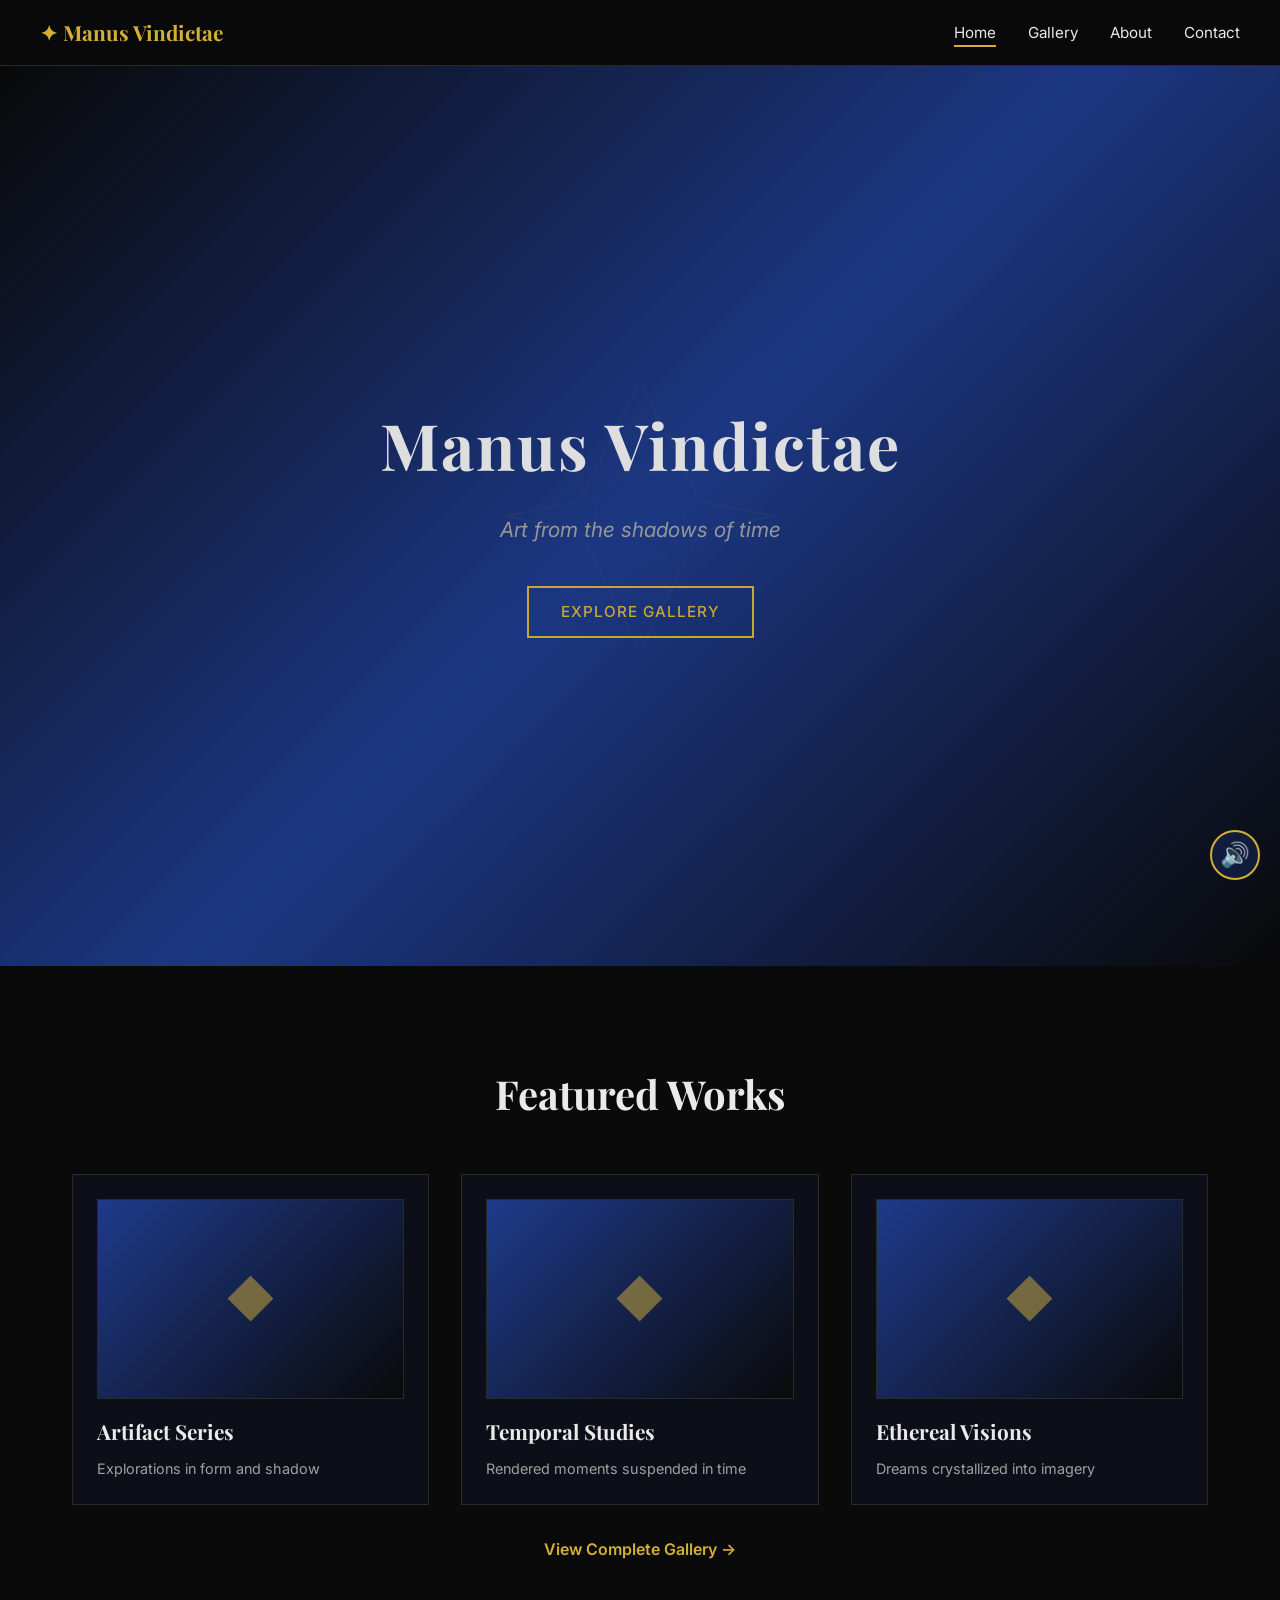
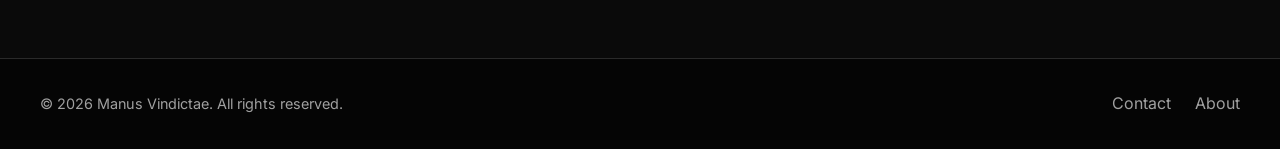
<file: portfolio/index.html>
<!DOCTYPE html>
<html lang="en">
<head>
    <meta charset="UTF-8">
    <meta name="viewport" content="width=device-width, initial-scale=1.0">
    <title>Manus Vindictae — Art from the Shadows of Time</title>
    <link rel="stylesheet" href="css/styles.css">
    <link rel="preconnect" href="https://fonts.googleapis.com">
    <link rel="preconnect" href="https://fonts.gstatic.com" crossorigin>
    <link href="https://fonts.googleapis.com/css2?family=Playfair+Display:wght@400;700&family=Inter:wght@300;400;500;600&display=swap" rel="stylesheet">
</head>
<body>
    <!-- Navigation -->
    <nav class="navbar">
        <div class="nav-container">
            <div class="logo">
                <a href="index.html">✦ Manus Vindictae</a>
            </div>
            <ul class="nav-menu">
                <li><a href="index.html" class="active">Home</a></li>
                <li><a href="gallery.html">Gallery</a></li>
                <li><a href="about.html">About</a></li>
                <li><a href="contact.html">Contact</a></li>
            </ul>
        </div>
    </nav>

    <!-- Hero Section -->
    <section class="hero">
        <div class="hero-content">
            <h1 class="hero-title">Manus Vindictae</h1>
            <p class="hero-tagline">Art from the shadows of time</p>
            <a href="gallery.html" class="cta-button">Explore Gallery</a>
        </div>
        <div class="hero-background">
            <svg class="arcane-symbol" viewBox="0 0 200 200" xmlns="http://www.w3.org/2000/svg">
                <circle cx="100" cy="100" r="95" fill="none" stroke="#1E3A8A" stroke-width="1" opacity="0.3"/>
                <path d="M 100 10 L 140 90 L 190 100 L 140 110 L 100 190 L 60 110 L 10 100 L 60 90 Z" fill="none" stroke="#D4AF37" stroke-width="1.5" opacity="0.4"/>
                <circle cx="100" cy="100" r="30" fill="none" stroke="#D4AF37" stroke-width="1" opacity="0.3"/>
            </svg>
        </div>
    </section>

    <!-- Featured Work Preview -->
    <section class="featured">
        <h2>Featured Works</h2>
        <div class="featured-grid">
            <div class="featured-card">
                <div class="featured-placeholder">
                    <div class="placeholder-icon">◆</div>
                </div>
                <h3>Artifact Series</h3>
                <p>Explorations in form and shadow</p>
            </div>
            <div class="featured-card">
                <div class="featured-placeholder">
                    <div class="placeholder-icon">◆</div>
                </div>
                <h3>Temporal Studies</h3>
                <p>Rendered moments suspended in time</p>
            </div>
            <div class="featured-card">
                <div class="featured-placeholder">
                    <div class="placeholder-icon">◆</div>
                </div>
                <h3>Ethereal Visions</h3>
                <p>Dreams crystallized into imagery</p>
            </div>
        </div>
        <div class="featured-footer">
            <a href="gallery.html" class="view-all">View Complete Gallery →</a>
        </div>
    </section>

    <!-- Footer -->
    <footer class="footer">
        <div class="footer-content">
            <p>&copy; 2026 Manus Vindictae. All rights reserved.</p>
            <div class="footer-links">
                <a href="contact.html">Contact</a>
                <a href="about.html">About</a>
            </div>
        </div>
    </footer>

    <script src="js/main.js"></script>
</body>
</html>
</file>
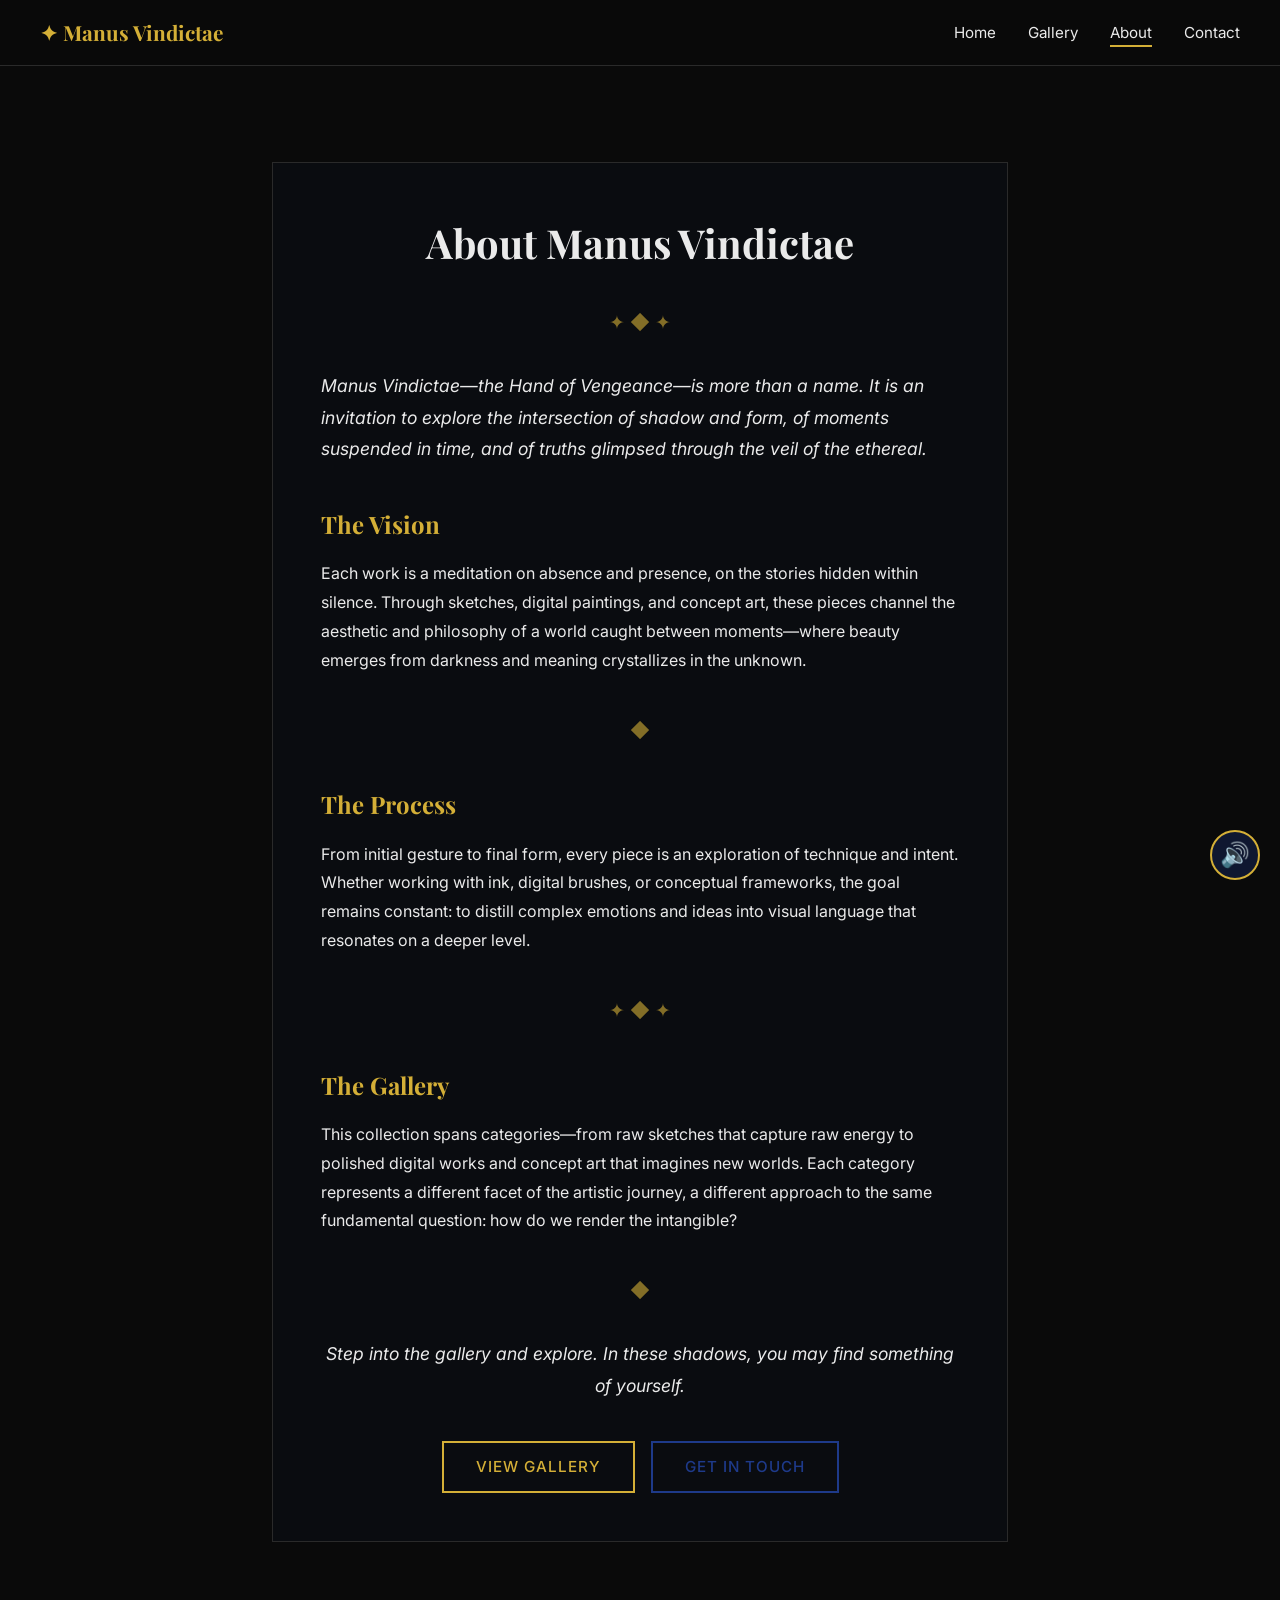
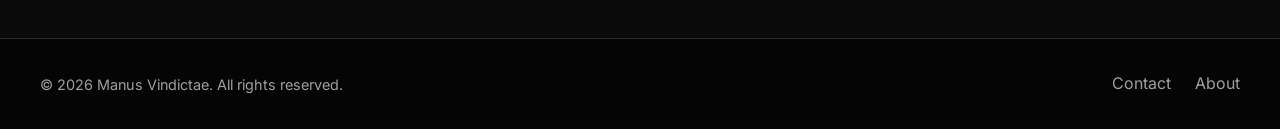
<file: portfolio/about.html>
<!DOCTYPE html>
<html lang="en">
<head>
    <meta charset="UTF-8">
    <meta name="viewport" content="width=device-width, initial-scale=1.0">
    <title>About — Manus Vindictae</title>
    <link rel="stylesheet" href="css/styles.css">
    <link rel="preconnect" href="https://fonts.googleapis.com">
    <link rel="preconnect" href="https://fonts.gstatic.com" crossorigin>
    <link href="https://fonts.googleapis.com/css2?family=Playfair+Display:wght@400;700&family=Inter:wght@300;400;500;600&display=swap" rel="stylesheet">
</head>
<body>
    <!-- Navigation -->
    <nav class="navbar">
        <div class="nav-container">
            <div class="logo">
                <a href="index.html">✦ Manus Vindictae</a>
            </div>
            <ul class="nav-menu">
                <li><a href="index.html">Home</a></li>
                <li><a href="gallery.html">Gallery</a></li>
                <li><a href="about.html" class="active">About</a></li>
                <li><a href="contact.html">Contact</a></li>
            </ul>
        </div>
    </nav>

    <!-- About Section -->
    <section class="about">
        <div class="about-container">
            <h1>About Manus Vindictae</h1>
            
            <div class="divider">✦ ◆ ✦</div>

            <div class="about-content">
                <p class="about-intro">
                    Manus Vindictae—the Hand of Vengeance—is more than a name. It is an invitation to explore the intersection of shadow and form, of moments suspended in time, and of truths glimpsed through the veil of the ethereal.
                </p>

                <div class="about-section">
                    <h2>The Vision</h2>
                    <p>
                        Each work is a meditation on absence and presence, on the stories hidden within silence. Through sketches, digital paintings, and concept art, these pieces channel the aesthetic and philosophy of a world caught between moments—where beauty emerges from darkness and meaning crystallizes in the unknown.
                    </p>
                </div>

                <div class="divider">◆</div>

                <div class="about-section">
                    <h2>The Process</h2>
                    <p>
                        From initial gesture to final form, every piece is an exploration of technique and intent. Whether working with ink, digital brushes, or conceptual frameworks, the goal remains constant: to distill complex emotions and ideas into visual language that resonates on a deeper level.
                    </p>
                </div>

                <div class="divider">✦ ◆ ✦</div>

                <div class="about-section">
                    <h2>The Gallery</h2>
                    <p>
                        This collection spans categories—from raw sketches that capture raw energy to polished digital works and concept art that imagines new worlds. Each category represents a different facet of the artistic journey, a different approach to the same fundamental question: how do we render the intangible?
                    </p>
                </div>

                <div class="divider">◆</div>

                <p class="about-outro">
                    Step into the gallery and explore. In these shadows, you may find something of yourself.
                </p>
            </div>

            <div class="about-cta">
                <a href="gallery.html" class="cta-button">View Gallery</a>
                <a href="contact.html" class="cta-button secondary">Get in Touch</a>
            </div>
        </div>
    </section>

    <!-- Footer -->
    <footer class="footer">
        <div class="footer-content">
            <p>&copy; 2026 Manus Vindictae. All rights reserved.</p>
            <div class="footer-links">
                <a href="contact.html">Contact</a>
                <a href="about.html">About</a>
            </div>
        </div>
    </footer>

    <script src="js/main.js"></script>
</body>
</html>
</file>
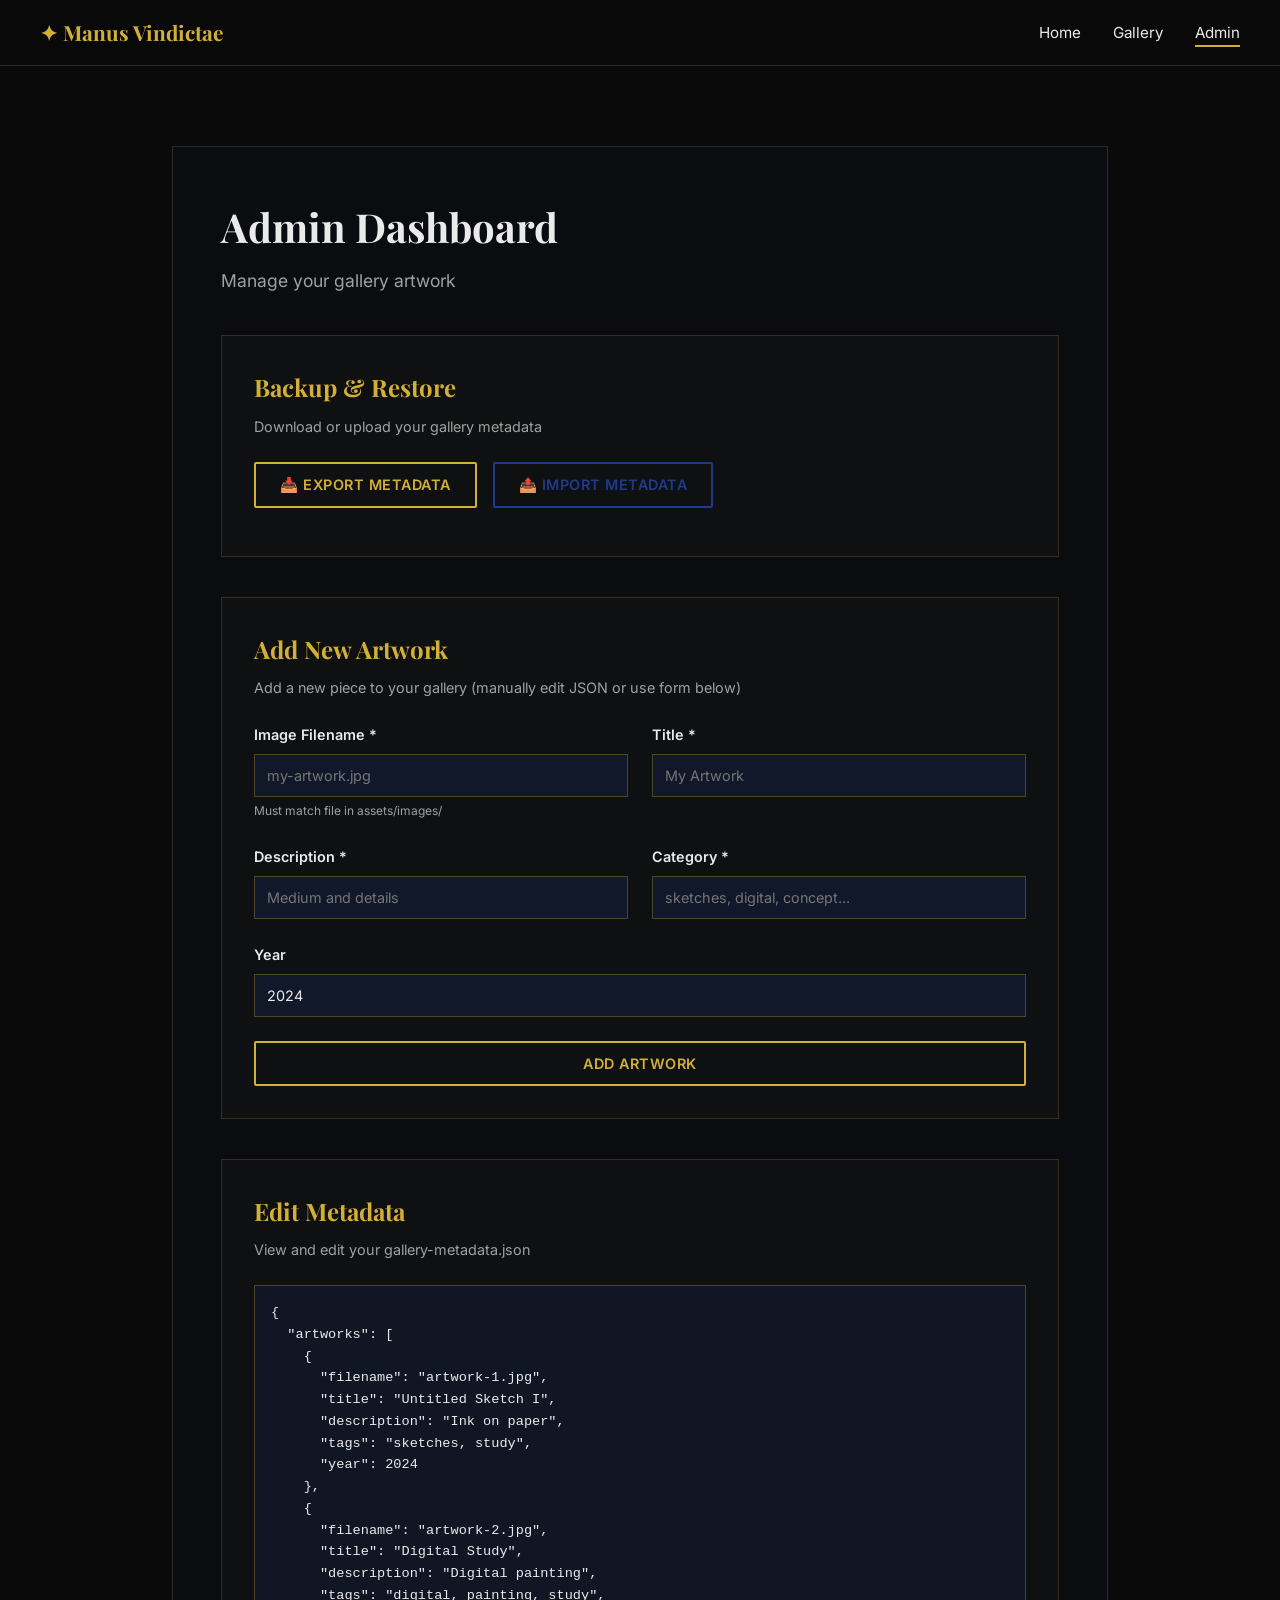
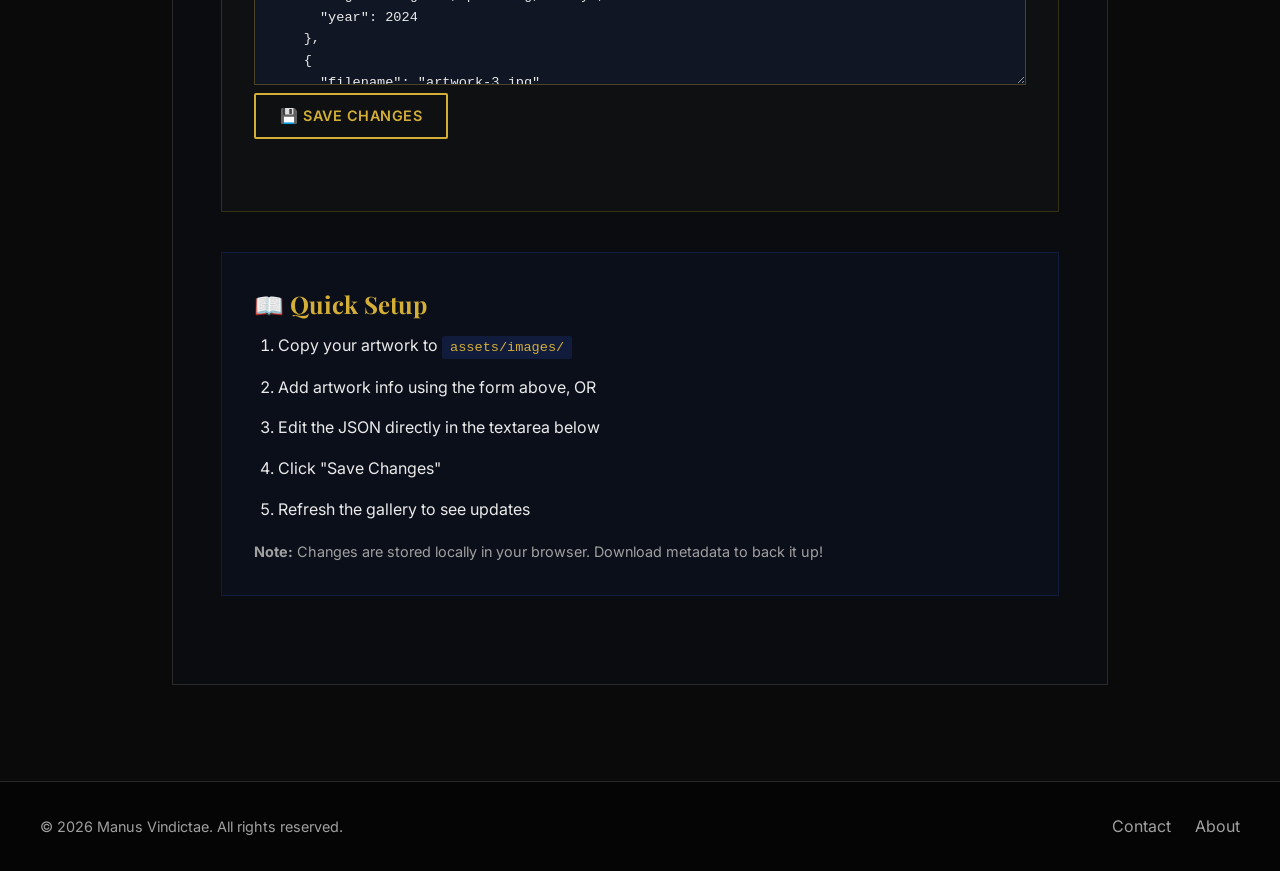
<file: portfolio/admin.html>
<!DOCTYPE html>
<html lang="en">
<head>
    <meta charset="UTF-8">
    <meta name="viewport" content="width=device-width, initial-scale=1.0">
    <title>Admin Panel — Manus Vindictae</title>
    <link rel="stylesheet" href="css/styles.css">
    <link rel="stylesheet" href="css/admin.css">
    <link rel="preconnect" href="https://fonts.googleapis.com">
    <link rel="preconnect" href="https://fonts.gstatic.com" crossorigin>
    <link href="https://fonts.googleapis.com/css2?family=Playfair+Display:wght@400;700&family=Inter:wght@300;400;500;600&display=swap" rel="stylesheet">
</head>
<body>
    <!-- Navigation -->
    <nav class="navbar">
        <div class="nav-container">
            <div class="logo">
                <a href="index.html">✦ Manus Vindictae</a>
            </div>
            <ul class="nav-menu">
                <li><a href="index.html">Home</a></li>
                <li><a href="gallery.html">Gallery</a></li>
                <li><a href="admin.html" class="active">Admin</a></li>
            </ul>
        </div>
    </nav>

    <!-- Admin Panel -->
    <section class="admin-panel">
        <div class="admin-container">
            <h1>Admin Dashboard</h1>
            <p class="admin-subtitle">Manage your gallery artwork</p>

            <!-- Export/Import Section -->
            <div class="admin-section">
                <h2>Backup & Restore</h2>
                <p class="section-description">Download or upload your gallery metadata</p>
                <div class="admin-actions">
                    <button class="admin-btn primary" id="export-btn">📥 Export Metadata</button>
                    <button class="admin-btn secondary" id="import-btn">📤 Import Metadata</button>
                    <input type="file" id="import-file" accept=".json" style="display:none;">
                </div>
            </div>

            <!-- Add Artwork Section -->
            <div class="admin-section">
                <h2>Add New Artwork</h2>
                <p class="section-description">Add a new piece to your gallery (manually edit JSON or use form below)</p>
                <form id="add-artwork-form" class="artwork-form">
                    <div class="form-row">
                        <div class="form-group">
                            <label for="artwork-filename">Image Filename *</label>
                            <input type="text" id="artwork-filename" placeholder="my-artwork.jpg" required>
                            <p class="form-hint">Must match file in assets/images/</p>
                        </div>
                        <div class="form-group">
                            <label for="artwork-title">Title *</label>
                            <input type="text" id="artwork-title" placeholder="My Artwork" required>
                        </div>
                    </div>

                    <div class="form-row">
                        <div class="form-group">
                            <label for="artwork-description">Description *</label>
                            <input type="text" id="artwork-description" placeholder="Medium and details" required>
                        </div>
                        <div class="form-group">
                            <label for="artwork-category">Category *</label>
                            <input type="text" id="artwork-category" placeholder="sketches, digital, concept..." required>
                        </div>
                    </div>

                    <div class="form-row">
                        <div class="form-group">
                            <label for="artwork-year">Year</label>
                            <input type="number" id="artwork-year" placeholder="2024" value="2024">
                        </div>
                    </div>

                    <button type="submit" class="admin-btn primary">Add Artwork</button>
                </form>
            </div>

            <!-- Gallery Metadata Editor -->
            <div class="admin-section">
                <h2>Edit Metadata</h2>
                <p class="section-description">View and edit your gallery-metadata.json</p>
                <textarea id="metadata-editor" class="metadata-editor" placeholder="Loading metadata..."></textarea>
                <button id="save-metadata-btn" class="admin-btn primary">💾 Save Changes</button>
                <p id="save-status" class="save-status"></p>
            </div>

            <!-- Instructions -->
            <div class="admin-section info-section">
                <h2>📖 Quick Setup</h2>
                <ol>
                    <li>Copy your artwork to <code>assets/images/</code></li>
                    <li>Add artwork info using the form above, OR</li>
                    <li>Edit the JSON directly in the textarea below</li>
                    <li>Click "Save Changes"</li>
                    <li>Refresh the gallery to see updates</li>
                </ol>
                <p><strong>Note:</strong> Changes are stored locally in your browser. Download metadata to back it up!</p>
            </div>
        </div>
    </section>

    <!-- Footer -->
    <footer class="footer">
        <div class="footer-content">
            <p>&copy; 2026 Manus Vindictae. All rights reserved.</p>
            <div class="footer-links">
                <a href="contact.html">Contact</a>
                <a href="about.html">About</a>
            </div>
        </div>
    </footer>

    <script src="js/admin.js"></script>
</body>
</html>
</file>
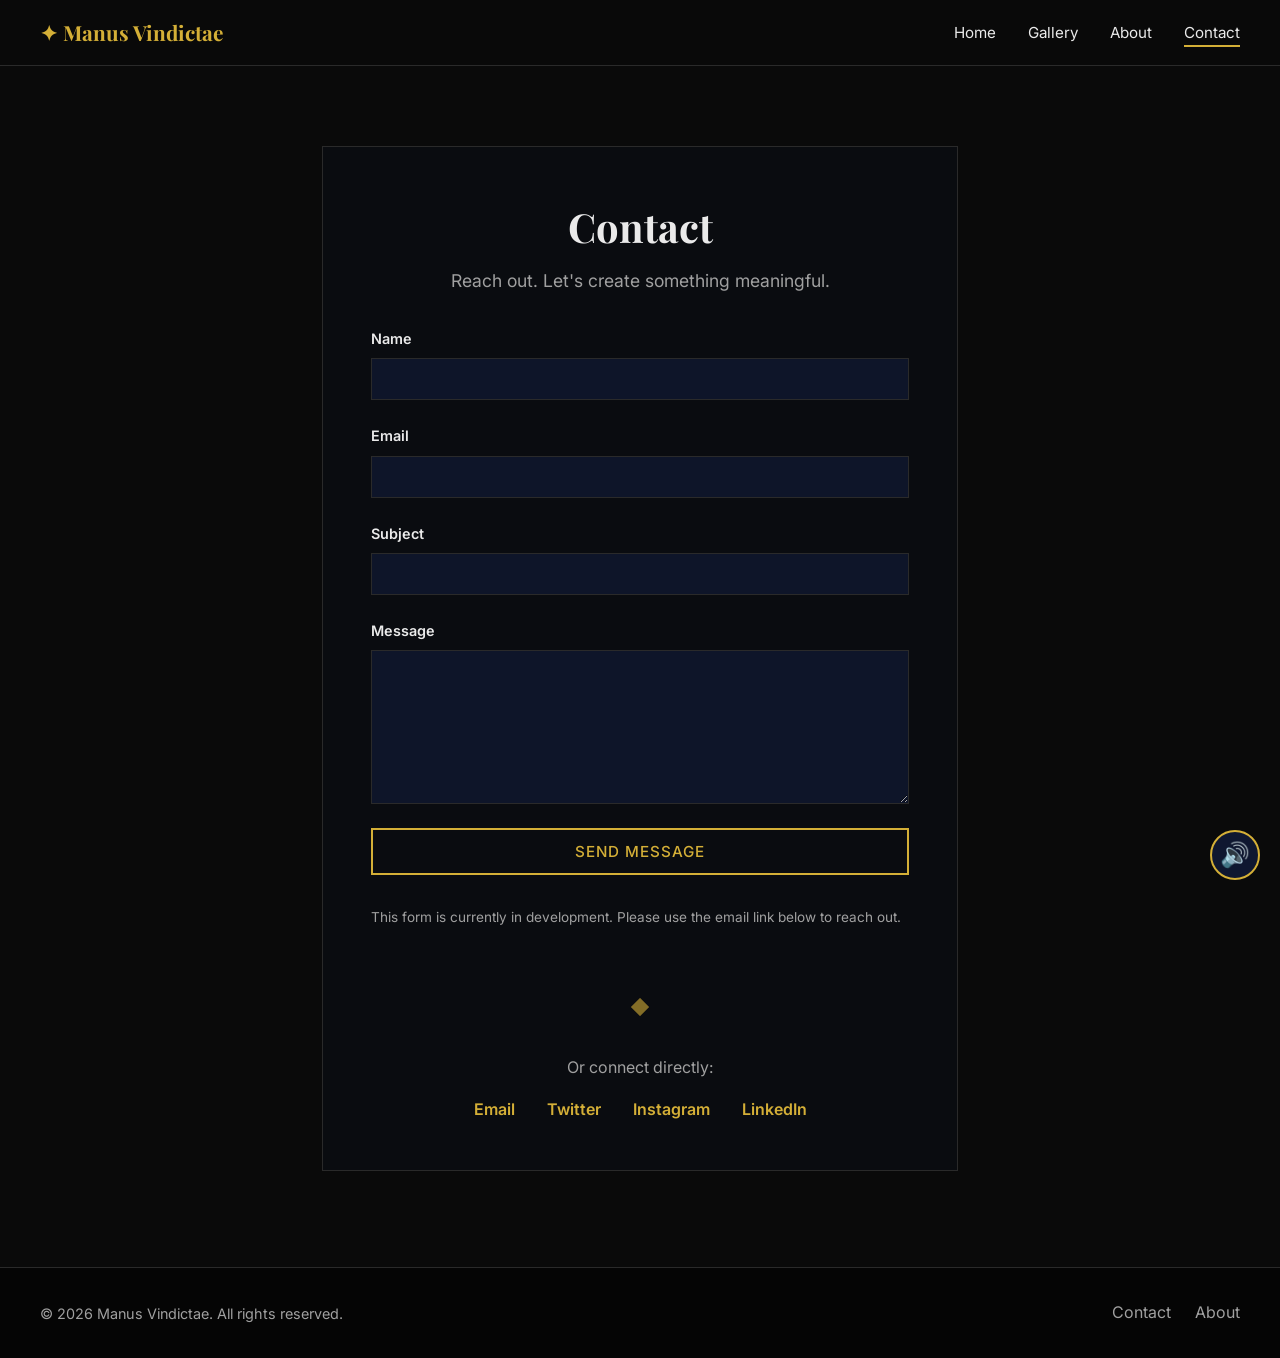
<file: portfolio/contact.html>
<!DOCTYPE html>
<html lang="en">
<head>
    <meta charset="UTF-8">
    <meta name="viewport" content="width=device-width, initial-scale=1.0">
    <title>Contact — Manus Vindictae</title>
    <link rel="stylesheet" href="css/styles.css">
    <link rel="preconnect" href="https://fonts.googleapis.com">
    <link rel="preconnect" href="https://fonts.gstatic.com" crossorigin>
    <link href="https://fonts.googleapis.com/css2?family=Playfair+Display:wght@400;700&family=Inter:wght@300;400;500;600&display=swap" rel="stylesheet">
</head>
<body>
    <!-- Navigation -->
    <nav class="navbar">
        <div class="nav-container">
            <div class="logo">
                <a href="index.html">✦ Manus Vindictae</a>
            </div>
            <ul class="nav-menu">
                <li><a href="index.html">Home</a></li>
                <li><a href="gallery.html">Gallery</a></li>
                <li><a href="about.html">About</a></li>
                <li><a href="contact.html" class="active">Contact</a></li>
            </ul>
        </div>
    </nav>

    <!-- Contact Section -->
    <section class="contact">
        <div class="contact-container">
            <h1>Contact</h1>
            <p class="contact-subtitle">Reach out. Let's create something meaningful.</p>

            <div class="contact-content">
                <form class="contact-form" id="contact-form">
                    <div class="form-group">
                        <label for="name">Name</label>
                        <input type="text" id="name" name="name" required>
                    </div>

                    <div class="form-group">
                        <label for="email">Email</label>
                        <input type="email" id="email" name="email" required>
                    </div>

                    <div class="form-group">
                        <label for="subject">Subject</label>
                        <input type="text" id="subject" name="subject" required>
                    </div>

                    <div class="form-group">
                        <label for="message">Message</label>
                        <textarea id="message" name="message" rows="8" required></textarea>
                    </div>

                    <button type="submit" class="cta-button">Send Message</button>
                    <p class="form-notice">This form is currently in development. Please use the email link below to reach out.</p>
                </form>

                <div class="contact-alternatives">
                    <div class="divider">◆</div>
                    <p class="alternative-text">Or connect directly:</p>
                    <div class="social-links">
                        <a href="mailto:tashandaantonio24@example.com" class="social-link">Email</a>
                        <a href="#" class="social-link">Twitter</a>
                        <a href="#" class="social-link">Instagram</a>
                        <a href="#" class="social-link">LinkedIn</a>
                    </div>
                </div>
            </div>
        </div>
    </section>

    <!-- Footer -->
    <footer class="footer">
        <div class="footer-content">
            <p>&copy; 2026 Manus Vindictae. All rights reserved.</p>
            <div class="footer-links">
                <a href="contact.html">Contact</a>
                <a href="about.html">About</a>
            </div>
        </div>
    </footer>

    <script src="js/main.js"></script>
</body>
</html>
</file>
<file: portfolio/css/styles.css>
/* ============================================================
   Manus Vindictae Portfolio - Global Styles
   ============================================================ */

:root {
    --bg-dark: #0A0A0A;
    --accent-blue: #1E3A8A;
    --accent-gold: #D4AF37;
    --text-light: #EAEAEA;
    --text-muted: #A0A0A0;
    --border-color: #2a2a2a;
    
    --font-serif: 'Playfair Display', serif;
    --font-sans: 'Inter', sans-serif;
    
    --transition: all 0.3s ease;
}

/* ============================================================
   Reset & Base Styles
   ============================================================ */

* {
    margin: 0;
    padding: 0;
    box-sizing: border-box;
}

html {
    scroll-behavior: smooth;
}

body {
    font-family: var(--font-sans);
    background-color: var(--bg-dark);
    color: var(--text-light);
    line-height: 1.6;
    overflow-x: hidden;
}

/* Custom cursor */
body {
    cursor: url('data:image/svg+xml;utf8,<svg xmlns="http://www.w3.org/2000/svg" width="20" height="20" viewBox="0 0 20 20"><circle cx="10" cy="10" r="8" fill="none" stroke="%23D4AF37" stroke-width="1.5"/><circle cx="10" cy="10" r="2" fill="%23D4AF37"/></svg>') 10 10, auto;
}

a {
    color: inherit;
    text-decoration: none;
}

/* ============================================================
   Navigation Bar
   ============================================================ */

.navbar {
    position: sticky;
    top: 0;
    z-index: 100;
    background-color: rgba(10, 10, 10, 0.95);
    backdrop-filter: blur(10px);
    border-bottom: 1px solid var(--border-color);
    padding: 1rem 2rem;
}

.nav-container {
    max-width: 1200px;
    margin: 0 auto;
    display: flex;
    justify-content: space-between;
    align-items: center;
}

.logo a {
    font-family: var(--font-serif);
    font-size: 1.3rem;
    font-weight: 700;
    color: var(--accent-gold);
    transition: var(--transition);
}

.logo a:hover {
    text-shadow: 0 0 10px rgba(212, 175, 55, 0.5);
}

.nav-menu {
    display: flex;
    list-style: none;
    gap: 2rem;
}

.nav-menu a {
    font-size: 0.95rem;
    color: var(--text-light);
    transition: var(--transition);
    position: relative;
}

.nav-menu a::after {
    content: '';
    position: absolute;
    bottom: -5px;
    left: 0;
    width: 0;
    height: 2px;
    background-color: var(--accent-gold);
    transition: width 0.3s ease;
}

.nav-menu a:hover::after,
.nav-menu a.active::after {
    width: 100%;
}

.nav-menu a:hover {
    color: var(--accent-gold);
}

/* ============================================================
   Hero Section
   ============================================================ */

.hero {
    min-height: 100vh;
    display: flex;
    align-items: center;
    justify-content: center;
    position: relative;
    overflow: hidden;
    background: linear-gradient(135deg, var(--bg-dark) 0%, var(--accent-blue) 50%, var(--bg-dark) 100%);
    opacity: 0.95;
}

.hero-background {
    position: absolute;
    top: 0;
    left: 0;
    right: 0;
    bottom: 0;
    display: flex;
    align-items: center;
    justify-content: center;
    opacity: 0.1;
}

.arcane-symbol {
    width: 300px;
    height: 300px;
    animation: float 8s ease-in-out infinite;
}

.hero-content {
    position: relative;
    z-index: 10;
    text-align: center;
    max-width: 800px;
    padding: 2rem;
}

.hero-title {
    font-family: var(--font-serif);
    font-size: 4rem;
    font-weight: 700;
    margin-bottom: 1rem;
    letter-spacing: 2px;
    animation: fadeInDown 1s ease;
}

.hero-tagline {
    font-size: 1.3rem;
    color: var(--text-muted);
    margin-bottom: 2.5rem;
    font-style: italic;
    animation: fadeInUp 1s ease 0.2s both;
}

.cta-button {
    display: inline-block;
    padding: 0.75rem 2rem;
    border: 2px solid var(--accent-gold);
    background-color: transparent;
    color: var(--accent-gold);
    font-family: var(--font-sans);
    font-size: 0.95rem;
    font-weight: 500;
    text-transform: uppercase;
    letter-spacing: 1px;
    transition: var(--transition);
    cursor: pointer;
    animation: fadeInUp 1s ease 0.4s both;
}

.cta-button:hover {
    background-color: var(--accent-gold);
    color: var(--bg-dark);
    box-shadow: 0 0 20px rgba(212, 175, 55, 0.4);
}

.cta-button.secondary {
    border-color: var(--accent-blue);
    color: var(--accent-blue);
}

.cta-button.secondary:hover {
    background-color: var(--accent-blue);
    box-shadow: 0 0 20px rgba(30, 58, 138, 0.4);
}

@keyframes fadeInDown {
    from {
        opacity: 0;
        transform: translateY(-30px);
    }
    to {
        opacity: 1;
        transform: translateY(0);
    }
}

@keyframes fadeInUp {
    from {
        opacity: 0;
        transform: translateY(30px);
    }
    to {
        opacity: 1;
        transform: translateY(0);
    }
}

/* ============================================================
   Featured Section (Home)
   ============================================================ */

.featured {
    max-width: 1200px;
    margin: 4rem auto;
    padding: 2rem;
}

.featured h2 {
    font-family: var(--font-serif);
    font-size: 2.5rem;
    text-align: center;
    margin-bottom: 3rem;
    color: var(--text-light);
}

.featured-grid {
    display: grid;
    grid-template-columns: repeat(auto-fit, minmax(300px, 1fr));
    gap: 2rem;
    margin-bottom: 2rem;
}

.featured-card {
    background-color: rgba(30, 58, 138, 0.1);
    border: 1px solid var(--border-color);
    padding: 1.5rem;
    transition: var(--transition);
    cursor: pointer;
}

.featured-card:hover {
    background-color: rgba(212, 175, 55, 0.05);
    border-color: var(--accent-gold);
    transform: translateY(-5px);
    box-shadow: 0 5px 20px rgba(212, 175, 55, 0.1);
}

.featured-placeholder {
    width: 100%;
    height: 200px;
    background: linear-gradient(135deg, var(--accent-blue), var(--bg-dark));
    display: flex;
    align-items: center;
    justify-content: center;
    margin-bottom: 1rem;
    border: 1px solid var(--border-color);
}

.placeholder-icon {
    font-size: 3rem;
    color: var(--accent-gold);
    opacity: 0.5;
}

.featured-card h3 {
    font-family: var(--font-serif);
    font-size: 1.3rem;
    margin-bottom: 0.5rem;
}

.featured-card p {
    color: var(--text-muted);
    font-size: 0.9rem;
}

.featured-footer {
    text-align: center;
    margin-top: 2rem;
}

.view-all {
    color: var(--accent-gold);
    font-weight: 600;
    transition: var(--transition);
    display: inline-block;
}

.view-all:hover {
    transform: translateX(5px);
    text-shadow: 0 0 10px rgba(212, 175, 55, 0.5);
}

/* ============================================================
   Gallery Page
   ============================================================ */

.gallery-header {
    max-width: 1200px;
    margin: 3rem auto 2rem;
    padding: 2rem;
    text-align: center;
}

.gallery-header h1 {
    font-family: var(--font-serif);
    font-size: 3rem;
    margin-bottom: 1rem;
}

.gallery-header p {
    color: var(--text-muted);
    font-size: 1.1rem;
}

.gallery-filters {
    display: flex;
    justify-content: center;
    gap: 1rem;
    margin: 2rem 0;
    flex-wrap: wrap;
}

.filter-btn {
    padding: 0.5rem 1.5rem;
    border: 1px solid var(--border-color);
    background-color: transparent;
    color: var(--text-light);
    font-family: var(--font-sans);
    font-size: 0.9rem;
    cursor: pointer;
    transition: var(--transition);
    border-radius: 2px;
}

.filter-btn:hover {
    border-color: var(--accent-gold);
    color: var(--accent-gold);
}

.filter-btn.active {
    background-color: var(--accent-gold);
    border-color: var(--accent-gold);
    color: var(--bg-dark);
}

/* Primary Tags (High Frequency) */
.filter-btn.primary-tag {
    font-weight: 600;
    border-color: var(--accent-gold);
    color: var(--accent-gold);
}

.filter-btn.primary-tag:hover {
    background-color: rgba(212, 175, 55, 0.1);
}

.filter-btn.primary-tag.active {
    background-color: var(--accent-gold);
    color: var(--bg-dark);
}

/* More Dropdown Container */
.filter-more-container {
    position: relative;
    display: inline-block;
}

.more-toggle {
    position: relative;
    padding-right: 2rem;
}

.more-toggle::after {
    content: '▼';
    position: absolute;
    right: 0.75rem;
    font-size: 0.7rem;
    transition: transform 0.3s ease;
}

.filter-more-dropdown.show .more-toggle::after {
    transform: rotate(180deg);
}

.more-count {
    background-color: var(--accent-gold);
    color: var(--bg-dark);
    padding: 0.1rem 0.5rem;
    border-radius: 2px;
    font-size: 0.8rem;
    font-weight: 600;
    margin-left: 0.5rem;
}

/* Dropdown Menu */
.filter-more-dropdown {
    position: absolute;
    top: 100%;
    left: 0;
    background-color: rgba(10, 10, 10, 0.98);
    border: 1px solid var(--border-color);
    border-top: none;
    border-radius: 0 0 2px 2px;
    min-width: 200px;
    max-height: 0;
    overflow: hidden;
    transition: max-height 0.3s ease;
    z-index: 100;
}

.filter-more-dropdown.show {
    max-height: 500px;
    overflow-y: auto;
}

.filter-more-dropdown .secondary-tag {
    display: block;
    width: 100%;
    text-align: left;
    border: none;
    border-radius: 0;
    padding: 0.75rem 1rem;
    font-size: 0.85rem;
    background-color: transparent;
    border-bottom: 1px solid rgba(212, 175, 55, 0.1);
}

.filter-more-dropdown .secondary-tag:last-child {
    border-bottom: none;
}

.filter-more-dropdown .secondary-tag:hover {
    background-color: rgba(212, 175, 55, 0.1);
    color: var(--accent-gold);
}

.filter-more-dropdown .secondary-tag.active {
    background-color: var(--accent-gold);
    color: var(--bg-dark);
}

.gallery {
    max-width: 1200px;
    margin: 0 auto;
    padding: 2rem;
}

.gallery-grid {
    display: grid;
    grid-template-columns: repeat(auto-fill, minmax(280px, 1fr));
    gap: 1.5rem;
}

.gallery-item {
    background-color: rgba(30, 58, 138, 0.1);
    border: 1px solid var(--border-color);
    overflow: hidden;
    transition: var(--transition);
    cursor: pointer;
    display: flex;
    flex-direction: column;
}

.gallery-item:hover {
    border-color: var(--accent-gold);
    box-shadow: 0 0 20px rgba(212, 175, 55, 0.2);
    transform: translateY(-5px);
}

.gallery-image {
    width: 100%;
    height: 250px;
    object-fit: cover;
    transition: var(--transition);
}

.gallery-item:hover .gallery-image {
    transform: scale(1.05);
}

.gallery-info {
    padding: 1.5rem;
    flex-grow: 1;
    display: flex;
    flex-direction: column;
}

.gallery-info h3 {
    font-family: var(--font-serif);
    font-size: 1.1rem;
    margin-bottom: 0.5rem;
}

.gallery-info p {
    color: var(--text-muted);
    font-size: 0.85rem;
    margin-bottom: 1rem;
}

.gallery-meta {
    display: flex;
    gap: 0.5rem;
    margin-top: auto;
    flex-wrap: wrap;
    align-items: flex-start;
}

.tags-container {
    display: flex;
    flex-wrap: wrap;
    gap: 0.5rem;
    flex: 1;
}

.tag-badge {
    display: inline-block;
    padding: 0.25rem 0.75rem;
    background-color: rgba(212, 175, 55, 0.1);
    border: 1px solid rgba(212, 175, 55, 0.3);
    color: var(--accent-gold);
    font-size: 0.7rem;
    text-transform: uppercase;
    letter-spacing: 0.5px;
    border-radius: 2px;
}

.category-badge,
.year-badge {
    display: inline-block;
    padding: 0.25rem 0.75rem;
    background-color: rgba(212, 175, 55, 0.1);
    border: 1px solid rgba(212, 175, 55, 0.3);
    color: var(--accent-gold);
    font-size: 0.7rem;
    text-transform: uppercase;
    letter-spacing: 0.5px;
    border-radius: 2px;
}

/* ============================================================
   Modal / Lightbox
   ============================================================ */

.modal {
    display: none;
    position: fixed;
    z-index: 200;
    left: 0;
    top: 0;
    width: 100%;
    height: 100%;
    background-color: rgba(10, 10, 10, 0.95);
    animation: fadeIn 0.3s ease;
}

.modal.show {
    display: flex;
    align-items: center;
    justify-content: center;
}

.modal-content {
    max-width: 80%;
    max-height: 80%;
    object-fit: contain;
}

.modal-info {
    position: absolute;
    bottom: 20px;
    left: 20px;
    right: 20px;
    max-width: 400px;
}

.modal-info h3 {
    font-family: var(--font-serif);
    font-size: 1.3rem;
    margin-bottom: 0.5rem;
}

.modal-info p {
    color: var(--text-muted);
    font-size: 0.9rem;
}

.close-modal {
    position: absolute;
    top: 20px;
    right: 30px;
    font-size: 2rem;
    cursor: pointer;
    color: var(--text-light);
    transition: var(--transition);
}

.close-modal:hover {
    color: var(--accent-gold);
}

@keyframes fadeIn {
    from { opacity: 0; }
    to { opacity: 1; }
}

/* ============================================================
   About Page
   ============================================================ */

.about {
    max-width: 800px;
    margin: 4rem auto;
    padding: 2rem;
}

.about-container {
    background-color: rgba(30, 58, 138, 0.05);
    border: 1px solid var(--border-color);
    padding: 3rem;
}

.about h1 {
    font-family: var(--font-serif);
    font-size: 2.5rem;
    text-align: center;
    margin-bottom: 1.5rem;
}

.divider {
    text-align: center;
    color: var(--accent-gold);
    font-size: 1.2rem;
    margin: 2rem 0;
    opacity: 0.6;
}

.about-content p {
    margin-bottom: 1.5rem;
    color: var(--text-light);
    line-height: 1.8;
}

.about-intro {
    font-size: 1.1rem;
    font-style: italic;
    color: var(--text-muted);
}

.about-section {
    margin: 2.5rem 0;
}

.about-section h2 {
    font-family: var(--font-serif);
    font-size: 1.5rem;
    margin-bottom: 1rem;
    color: var(--accent-gold);
}

.about-section p {
    color: var(--text-light);
}

.about-outro {
    text-align: center;
    font-size: 1.1rem;
    font-style: italic;
    margin-top: 2rem;
    color: var(--text-muted);
}

.about-cta {
    display: flex;
    gap: 1rem;
    justify-content: center;
    margin-top: 2.5rem;
    flex-wrap: wrap;
}

/* ============================================================
   Contact Page
   ============================================================ */

.contact {
    max-width: 700px;
    margin: 3rem auto;
    padding: 2rem;
}

.contact-container {
    background-color: rgba(30, 58, 138, 0.05);
    border: 1px solid var(--border-color);
    padding: 3rem;
}

.contact h1 {
    font-family: var(--font-serif);
    font-size: 2.5rem;
    text-align: center;
    margin-bottom: 0.5rem;
}

.contact-subtitle {
    text-align: center;
    color: var(--text-muted);
    font-size: 1.1rem;
    margin-bottom: 2rem;
}

.contact-content {
    display: grid;
    grid-template-columns: 1fr;
    gap: 2rem;
}

.contact-form {
    display: flex;
    flex-direction: column;
    gap: 1.5rem;
}

.form-group {
    display: flex;
    flex-direction: column;
}

.form-group label {
    font-size: 0.9rem;
    font-weight: 600;
    margin-bottom: 0.5rem;
    color: var(--text-light);
}

.form-group input,
.form-group textarea {
    padding: 0.75rem;
    background-color: rgba(30, 58, 138, 0.2);
    border: 1px solid var(--border-color);
    color: var(--text-light);
    font-family: var(--font-sans);
    transition: var(--transition);
}

.form-group input:focus,
.form-group textarea:focus {
    outline: none;
    border-color: var(--accent-gold);
    box-shadow: 0 0 10px rgba(212, 175, 55, 0.2);
}

.form-notice {
    font-size: 0.85rem;
    color: var(--text-muted);
    margin-top: 0.5rem;
}

.contact-alternatives {
    text-align: center;
}

.alternative-text {
    color: var(--text-muted);
    margin: 1rem 0;
}

.social-links {
    display: flex;
    justify-content: center;
    gap: 2rem;
    flex-wrap: wrap;
}

.social-link {
    color: var(--accent-gold);
    font-weight: 600;
    transition: var(--transition);
}

.social-link:hover {
    text-shadow: 0 0 10px rgba(212, 175, 55, 0.5);
    transform: translateY(-2px);
}

/* ============================================================
   Footer
   ============================================================ */

.footer {
    background-color: rgba(0, 0, 0, 0.5);
    border-top: 1px solid var(--border-color);
    padding: 2rem;
    margin-top: 4rem;
}

.footer-content {
    max-width: 1200px;
    margin: 0 auto;
    display: flex;
    justify-content: space-between;
    align-items: center;
    text-align: center;
    flex-wrap: wrap;
    gap: 1rem;
}

.footer-content p {
    color: var(--text-muted);
    font-size: 0.9rem;
}

.footer-links {
    display: flex;
    gap: 1.5rem;
}

.footer-links a {
    color: var(--text-muted);
    transition: var(--transition);
}

.footer-links a:hover {
    color: var(--accent-crimson);
}

/* ============================================================
   Responsive Design
   ============================================================ */

@media (max-width: 768px) {
    .nav-menu {
        gap: 1rem;
        font-size: 0.85rem;
    }

    .hero-title {
        font-size: 2.5rem;
    }

    .hero-tagline {
        font-size: 1rem;
    }

    .featured h2,
    .gallery-header h1,
    .about h1,
    .contact h1 {
        font-size: 1.8rem;
    }

    .gallery-grid {
        grid-template-columns: repeat(auto-fill, minmax(200px, 1fr));
        gap: 1rem;
    }

    .footer-content {
        flex-direction: column;
    }

    .about-container,
    .contact-container {
        padding: 2rem;
    }

    .contact-content {
        grid-template-columns: 1fr;
    }

    .about-cta {
        flex-direction: column;
    }

    .cta-button {
        width: 100%;
        text-align: center;
    }
}

@media (max-width: 480px) {
    .navbar {
        padding: 0.75rem 1rem;
    }

    .nav-container {
        flex-direction: column;
        gap: 1rem;
    }

    .nav-menu {
        gap: 0.5rem;
    }

    .hero-title {
        font-size: 1.8rem;
    }

    .hero-tagline {
        font-size: 0.9rem;
    }

    .featured-grid {
        grid-template-columns: 1fr;
    }

    .arcane-symbol {
        width: 150px;
        height: 150px;
    }
}
</file>
<file: portfolio/css/admin.css>
/* ============================================================
   Admin Panel Styles
   ============================================================ */

.admin-panel {
    max-width: 1000px;
    margin: 3rem auto;
    padding: 2rem;
}

.admin-container {
    background-color: rgba(30, 58, 138, 0.05);
    border: 1px solid var(--border-color);
    padding: 3rem;
}

.admin-container h1 {
    font-family: var(--font-serif);
    font-size: 2.5rem;
    margin-bottom: 0.5rem;
}

.admin-subtitle {
    color: var(--text-muted);
    font-size: 1.1rem;
    margin-bottom: 2rem;
}

/* ============================================================
   Admin Sections
   ============================================================ */

.admin-section {
    margin: 2.5rem 0;
    padding: 2rem;
    border: 1px solid rgba(212, 175, 55, 0.2);
    background-color: rgba(212, 175, 55, 0.02);
}

.admin-section h2 {
    font-family: var(--font-serif);
    font-size: 1.5rem;
    color: var(--accent-gold);
    margin-bottom: 0.5rem;
}

.section-description {
    color: var(--text-muted);
    font-size: 0.9rem;
    margin-bottom: 1.5rem;
}

/* ============================================================
   Admin Actions
   ============================================================ */

.admin-actions {
    display: flex;
    gap: 1rem;
    flex-wrap: wrap;
    margin-bottom: 1rem;
}

.admin-btn {
    padding: 0.75rem 1.5rem;
    border: 2px solid var(--accent-gold);
    background-color: transparent;
    color: var(--accent-gold);
    font-family: var(--font-sans);
    font-size: 0.9rem;
    font-weight: 600;
    text-transform: uppercase;
    letter-spacing: 0.5px;
    cursor: pointer;
    transition: var(--transition);
    border-radius: 2px;
}

.admin-btn:hover {
    background-color: var(--accent-gold);
    color: var(--bg-dark);
    box-shadow: 0 0 15px rgba(212, 175, 55, 0.3);
}

.admin-btn.primary {
    border-color: var(--accent-gold);
    color: var(--accent-gold);
}

.admin-btn.secondary {
    border-color: var(--accent-blue);
    color: var(--accent-blue);
}

.admin-btn.secondary:hover {
    background-color: var(--accent-blue);
    box-shadow: 0 0 15px rgba(30, 58, 138, 0.3);
}

/* ============================================================
   Forms
   ============================================================ */

.artwork-form {
    display: flex;
    flex-direction: column;
    gap: 1.5rem;
}

.form-row {
    display: grid;
    grid-template-columns: repeat(auto-fit, minmax(250px, 1fr));
    gap: 1.5rem;
}

.form-group {
    display: flex;
    flex-direction: column;
}

.form-group label {
    font-size: 0.9rem;
    font-weight: 600;
    margin-bottom: 0.5rem;
    color: var(--text-light);
}

.form-group input,
.form-group textarea {
    padding: 0.75rem;
    background-color: rgba(30, 58, 138, 0.2);
    border: 1px solid rgba(212, 175, 55, 0.3);
    color: var(--text-light);
    font-family: var(--font-sans);
    font-size: 0.9rem;
    transition: var(--transition);
}

.form-group input:focus,
.form-group textarea:focus {
    outline: none;
    border-color: var(--accent-gold);
    box-shadow: 0 0 8px rgba(212, 175, 55, 0.2);
    background-color: rgba(30, 58, 138, 0.3);
}

.form-hint {
    font-size: 0.75rem;
    color: var(--text-muted);
    margin-top: 0.25rem;
}

/* ============================================================
   Metadata Editor
   ============================================================ */

.metadata-editor {
    width: 100%;
    height: 400px;
    padding: 1rem;
    background-color: rgba(30, 58, 138, 0.15);
    border: 1px solid rgba(212, 175, 55, 0.3);
    color: var(--text-light);
    font-family: 'Courier New', monospace;
    font-size: 0.85rem;
    line-height: 1.6;
    resize: vertical;
    transition: var(--transition);
}

.metadata-editor:focus {
    outline: none;
    border-color: var(--accent-gold);
    box-shadow: 0 0 12px rgba(212, 175, 55, 0.15);
    background-color: rgba(30, 58, 138, 0.25);
}

/* ============================================================
   Status Messages
   ============================================================ */

.save-status {
    display: block;
    margin-top: 1rem;
    padding: 0.75rem;
    border-radius: 2px;
    font-size: 0.9rem;
    transition: var(--transition);
}

.save-status.success {
    background-color: rgba(34, 197, 94, 0.1);
    border: 1px solid rgba(34, 197, 94, 0.5);
    color: #22c55e;
}

.save-status.error {
    background-color: rgba(239, 68, 68, 0.1);
    border: 1px solid rgba(239, 68, 68, 0.5);
    color: #ef4444;
}

.save-status.hidden {
    display: none;
}

/* ============================================================
   Info Section
   ============================================================ */

.info-section {
    background-color: rgba(30, 58, 138, 0.08);
    border: 1px solid rgba(30, 58, 138, 0.3);
}

.info-section ol {
    margin-left: 1.5rem;
    color: var(--text-light);
    line-height: 1.8;
}

.info-section li {
    margin-bottom: 0.75rem;
}

.info-section code {
    background-color: rgba(30, 58, 138, 0.3);
    padding: 0.25rem 0.5rem;
    border-radius: 2px;
    color: var(--accent-gold);
    font-family: 'Courier New', monospace;
    font-size: 0.85rem;
}

.info-section p {
    color: var(--text-muted);
    font-size: 0.9rem;
    margin-top: 1rem;
}

/* ============================================================
   Responsive Design
   ============================================================ */

@media (max-width: 768px) {
    .admin-container {
        padding: 1.5rem;
    }

    .admin-container h1 {
        font-size: 1.8rem;
    }

    .admin-section {
        padding: 1.5rem;
        margin: 1.5rem 0;
    }

    .form-row {
        grid-template-columns: 1fr;
    }

    .admin-actions {
        flex-direction: column;
    }

    .admin-btn {
        width: 100%;
        text-align: center;
    }

    .metadata-editor {
        height: 300px;
    }
}
</file>
